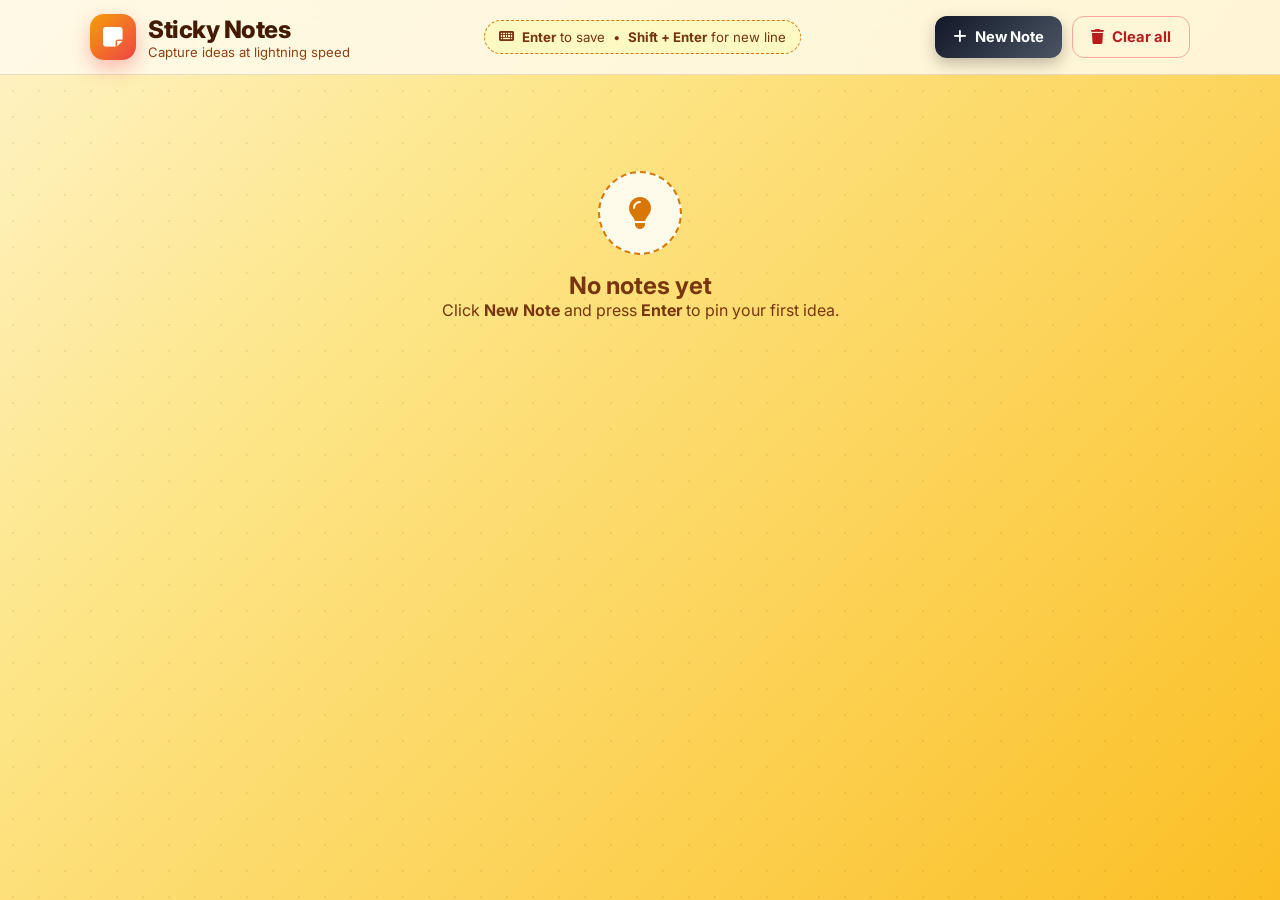
<file: Interactive Sticky Notes/index.html>
<!DOCTYPE html>
<html lang="en">
<head>
<meta charset="UTF-8" />
<meta name="viewport" content="width=device-width, initial-scale=1.0" />
<link rel="stylesheet" href="https://cdnjs.cloudflare.com/ajax/libs/font-awesome/6.5.2/css/all.min.css">
<link rel="stylesheet" href="style.css">
<title>Sticky Notes</title>
</head>
<body>
<header class="topbar">
<div class="container nav">
<div class="brand">
<span class="logo"><i class="fas fa-sticky-note"></i></span>
<div><h1>Sticky Notes</h1><p class="tagline">Capture ideas at lightning speed</p></div>
</div>
<div class="hint"><i class="fas fa-keyboard"></i><span><b>Enter</b> to save &nbsp;•&nbsp; <b>Shift + Enter</b> for new line</span></div>
<div class="actions">
<button id="btn" class="btn primary"><i class="fas fa-plus"></i> New Note</button>
<button id="clearBtn" class="btn danger-ghost"><i class="fas fa-trash"></i> Clear all</button>
</div>
</div>
</header>
<main class="container">
<div id="empty" class="empty hidden">
<div class="empty-art"><i class="fas fa-lightbulb"></i></div>
<h2>No notes yet</h2><p>Click <b>New Note</b> and press <b>Enter</b> to pin your first idea.</p>
</div>
<div class="notes" id="notes"></div>
</main>
<div class="overlay hidden" id="overlay">
<div class="modal" role="dialog" aria-modal="true" aria-label="Create note">
<div class="modal-head"><h2><i class="fas fa-pen"></i> New note</h2><button class="icon-btn" id="closeBtn" aria-label="Close">✕</button></div>
<textarea id="user-input" placeholder="Write something brilliant..." rows="6" maxlength="280"></textarea>
<div class="modal-foot"><span class="count"><span id="charCount">0</span>/280</span>
<div><button class="btn ghost" id="cancelBtn">Cancel</button><button class="btn primary" id="addBtn"><i class="fas fa-check"></i> Add Note</button></div>
</div>
</div>
</div>
<script src="script.js"></script>
</body>
</html>
</file>
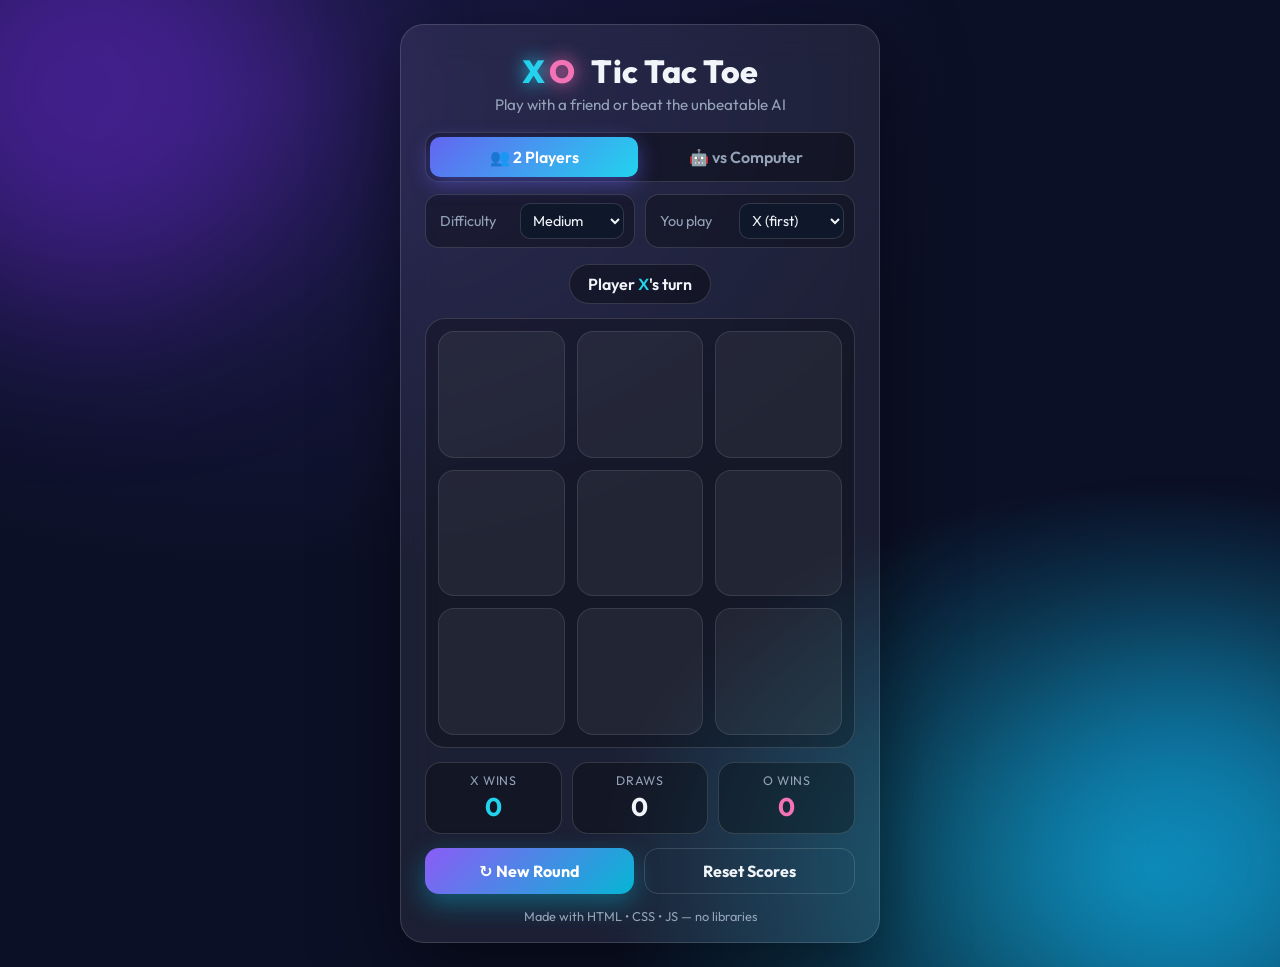
<file: Tic Tac Toe/index.html>
<!DOCTYPE html>
<html lang="en">
<head>
  <meta charset="UTF-8" />
  <meta name="viewport" content="width=device-width, initial-scale=1.0" />
  <title>Tic Tac Toe — Neon</title>
  <link rel="stylesheet" href="style.css" />
</head>
<body>
  <canvas id="confetti"></canvas>

  <div class="bg-orb orb1"></div>
  <div class="bg-orb orb2"></div>

  <main class="card">
    <header>
      <h1><span class="x-neon">X</span><span class="o-neon">O</span> Tic Tac Toe</h1>
      <p class="subtitle">Play with a friend or beat the unbeatable AI</p>
    </header>

    <div class="controls">
      <div class="segmented" role="tablist" aria-label="Game mode">
        <button id="mode-2p" class="active">👥 2 Players</button>
        <button id="mode-ai">🤖 vs Computer</button>
      </div>

      <div class="row">
        <label class="pill">
          Difficulty
          <select id="difficulty">
            <option value="easy">Easy</option>
            <option value="medium" selected>Medium</option>
            <option value="impossible">Impossible</option>
          </select>
        </label>

        <label class="pill">
          You play
          <select id="humanSymbol">
            <option value="X" selected>X (first)</option>
            <option value="O">O (second)</option>
          </select>
        </label>
      </div>
    </div>

    <div id="status" class="status">Player <span class="x">X</span>'s turn</div>

    <div id="board" class="board" aria-label="Tic tac toe board">
      <button class="cell" data-i="0"></button>
      <button class="cell" data-i="1"></button>
      <button class="cell" data-i="2"></button>
      <button class="cell" data-i="3"></button>
      <button class="cell" data-i="4"></button>
      <button class="cell" data-i="5"></button>
      <button class="cell" data-i="6"></button>
      <button class="cell" data-i="7"></button>
      <button class="cell" data-i="8"></button>
      <div id="winLine" class="win-line hidden"></div>
    </div>

    <div class="scoreboard">
      <div class="score x-score"><span>X wins</span><strong id="scoreX">0</strong></div>
      <div class="score draw-score"><span>Draws</span><strong id="scoreD">0</strong></div>
      <div class="score o-score"><span>O wins</span><strong id="scoreO">0</strong></div>
    </div>

    <div class="actions">
      <button id="newRound" class="btn primary">↻ New Round</button>
      <button id="resetScores" class="btn ghost">Reset Scores</button>
    </div>

    <footer>Made with HTML • CSS • JS — no libraries</footer>
  </main>

  <script src="script.js"></script>
</body>
</html>
</file>
<file: Interactive Sticky Notes/style.css>
@import url('https://fonts.googleapis.com/css2?family=Caveat:wght@600;700&family=Inter:wght@400;600;800&display=swap');
*{margin:0;padding:0;box-sizing:border-box}
body{font-family:'Inter',system-ui,sans-serif;min-height:100vh;color:#1e293b;background:linear-gradient(135deg,#fef3c7,#fde68a 30%,#fbbf24 100%);background-attachment:fixed}
body::before{content:'';position:fixed;inset:0;pointer-events:none;opacity:.5;background-image:radial-gradient(rgba(120,53,15,.18) 1.5px,transparent 1.5px);background-size:26px 26px}
.topbar{position:sticky;top:0;z-index:20;background:rgba(255,251,235,.85);backdrop-filter:blur(12px);border-bottom:1px solid rgba(120,53,15,.15)}
.container{width:min(1100px,94%);margin:auto;position:relative}
.nav{display:flex;align-items:center;justify-content:space-between;gap:14px;padding:14px 0;flex-wrap:wrap}
.brand{display:flex;align-items:center;gap:12px}
.logo{width:46px;height:46px;display:grid;place-items:center;border-radius:14px;background:linear-gradient(135deg,#f59e0b,#ef4444);color:#fff;font-size:1.4rem;box-shadow:0 8px 20px rgba(239,68,68,.35)}
.brand h1{font-size:1.5rem;font-weight:800;letter-spacing:-.5px;color:#451a03}
.tagline{font-size:.82rem;color:#92400e}
.hint{display:flex;align-items:center;gap:8px;font-size:.83rem;color:#78350f;background:#fef9c3;border:1px dashed #d97706;padding:8px 14px;border-radius:999px}
.actions{display:flex;gap:10px}
.btn{border:0;cursor:pointer;font:inherit;font-weight:700;padding:11px 18px;border-radius:12px;transition:.2s;display:inline-flex;align-items:center;gap:8px;font-size:.92rem}
.btn.primary{background:linear-gradient(135deg,#111827,#4b5563);color:#fff;box-shadow:0 6px 16px rgba(0,0,0,.25)}
.btn.primary:hover{transform:translateY(-2px);box-shadow:0 10px 24px rgba(0,0,0,.3)}
.btn.ghost{background:#f1f5f9;color:#334155}
.btn.danger-ghost{background:transparent;color:#b91c1c;border:1.5px solid #fca5a5}
.btn.danger-ghost:hover{background:#fee2e2}
.btn:active{transform:translateY(1px)}
main.container{padding:26px 0 60px}
.notes{display:grid;grid-template-columns:repeat(auto-fill,minmax(230px,1fr));gap:22px}
.note{position:relative;min-height:230px;padding:44px 18px 18px;font-family:'Caveat',cursive;font-size:1.55rem;line-height:1.3;color:#1c1917;border-radius:4px 4px 18px 4px;white-space:pre-wrap;overflow-wrap:anywhere;box-shadow:0 12px 24px rgba(0,0,0,.22);transition:transform .25s,box-shadow .25s;animation:pop .35s ease}
.note:hover{transform:scale(1.04) rotate(0deg)!important;box-shadow:0 18px 36px rgba(0,0,0,.3);z-index:2}
.note::before{content:'';position:absolute;top:-12px;left:50%;transform:translateX(-50%) rotate(-3deg);width:90px;height:26px;background:rgba(255,255,255,.55);border:1px solid rgba(0,0,0,.08);box-shadow:0 2px 6px rgba(0,0,0,.15)}
.note p{min-height:120px}
.note small{display:block;margin-top:10px;font-family:'Inter',sans-serif;font-size:.72rem;color:rgba(0,0,0,.5)}
.note .del{position:absolute;top:10px;right:10px;width:30px;height:30px;border-radius:50%;border:0;cursor:pointer;background:rgba(0,0,0,.55);color:#fff;font-size:.85rem;opacity:0;transition:.2s}
.note:hover .del,.note:focus-within .del{opacity:1}
.note .del:hover{background:#dc2626;transform:scale(1.1)}
@keyframes pop{from{transform:scale(.8);opacity:0}to{transform:scale(1);opacity:1}}
.empty{text-align:center;padding:70px 20px;color:#78350f}
.empty.hidden{display:none}
.empty-art{width:84px;height:84px;margin:0 auto 16px;display:grid;place-items:center;font-size:2rem;border-radius:50%;background:#fffbeb;border:2px dashed #d97706;color:#d97706}
.overlay{position:fixed;inset:0;background:rgba(28,25,23,.55);backdrop-filter:blur(4px);display:grid;place-items:center;padding:18px;z-index:50}
.overlay.hidden{display:none}
.modal{width:min(480px,100%);background:#fffbeb;border-radius:20px;padding:22px;box-shadow:0 30px 80px rgba(0,0,0,.4);animation:pop .3s ease}
.modal-head{display:flex;align-items:center;justify-content:space-between;margin-bottom:12px;color:#451a03}
.modal-head h2{font-size:1.2rem}
.icon-btn{width:34px;height:34px;border-radius:50%;border:0;cursor:pointer;background:#fee2e2;color:#991b1b;font-size:1rem}
.modal textarea{width:100%;border-radius:14px;border:2px solid #fcd34d;background:#fff;padding:14px;font:inherit;font-size:1.05rem;outline:none;resize:vertical;min-height:130px;color:#1c1917}
.modal textarea:focus{border-color:#f59e0b;box-shadow:0 0 0 4px rgba(245,158,11,.2)}
.modal-foot{display:flex;align-items:center;justify-content:space-between;margin-top:12px;gap:10px;flex-wrap:wrap}
.count{font-size:.85rem;color:#92400e}
.modal-foot>div{display:flex;gap:10px}
@media(max-width:640px){.nav{flex-direction:column;text-align:center}.hint{order:3;width:100%;justify-content:center}.notes{grid-template-columns:1fr 1fr;gap:14px}.note{font-size:1.3rem;min-height:190px}}
@media(max-width:400px){.notes{grid-template-columns:1fr}}
</file>
<file: Tic Tac Toe/style.css>
@import url('https://fonts.googleapis.com/css2?family=Outfit:wght@400;600;800&display=swap');
*{margin:0;padding:0;box-sizing:border-box}
:root{--bg:#0b1026;--card:rgba(255,255,255,.07);--stroke:rgba(255,255,255,.14);--x:#22d3ee;--o:#f472b6;--text:#f1f5f9;--muted:#94a3b8}
body{min-height:100vh;font-family:'Outfit',system-ui,sans-serif;background:radial-gradient(1200px 800px at 20% 10%,#1e1b4b 0%,transparent 60%),radial-gradient(1000px 700px at 90% 90%,#0e7490 0%,transparent 55%),var(--bg);color:var(--text);display:flex;align-items:center;justify-content:center;padding:24px 14px;overflow-x:hidden}
.bg-orb{position:fixed;border-radius:50%;filter:blur(90px);opacity:.5;z-index:0;pointer-events:none}
.orb1{width:420px;height:420px;background:#6d28d9;top:-120px;left:-120px;animation:float 9s ease-in-out infinite}
.orb2{width:380px;height:380px;background:#0ea5e9;bottom:-140px;right:-100px;animation:float 11s ease-in-out infinite reverse}
@keyframes float{0%,100%{transform:translateY(0) scale(1)}50%{transform:translateY(30px) scale(1.06)}}
#confetti{position:fixed;inset:0;pointer-events:none;z-index:50}
.card{position:relative;z-index:1;width:min(480px,100%);background:var(--card);border:1px solid var(--stroke);border-radius:24px;padding:26px 24px 18px;backdrop-filter:blur(18px);box-shadow:0 25px 80px rgba(0,0,0,.5);text-align:center}
header h1{font-size:2rem;font-weight:800;letter-spacing:.5px}
.x-neon{color:var(--x);text-shadow:0 0 18px var(--x);margin-right:2px}
.o-neon{color:var(--o);text-shadow:0 0 18px var(--o);margin:0 10px 0 2px}
.subtitle{color:var(--muted);margin-top:4px;font-size:.95rem}
.controls{margin-top:18px;display:grid;gap:12px}
.segmented{display:grid;grid-template-columns:1fr 1fr;background:rgba(0,0,0,.35);border:1px solid var(--stroke);border-radius:14px;padding:4px;gap:4px}
.segmented button{border:0;cursor:pointer;padding:10px;border-radius:10px;font:inherit;font-weight:600;color:var(--muted);background:transparent;transition:.25s}
.segmented button.active{background:linear-gradient(135deg,#6366f1,#22d3ee);color:#fff;box-shadow:0 6px 20px rgba(99,102,241,.5)}
.row{display:grid;grid-template-columns:1fr 1fr;gap:10px}
.pill{display:flex;align-items:center;justify-content:space-between;gap:8px;background:rgba(0,0,0,.3);border:1px solid var(--stroke);border-radius:14px;padding:8px 10px 8px 14px;font-size:.9rem;color:var(--muted)}
.pill select{background:#0f172a;color:var(--text);border:1px solid var(--stroke);border-radius:10px;padding:7px 8px;font:inherit;outline:none;cursor:pointer}
.status{margin:16px auto 14px;display:inline-block;padding:9px 18px;border-radius:999px;background:rgba(0,0,0,.35);border:1px solid var(--stroke);font-weight:600;min-height:40px}
.status .x{color:var(--x)}.status .o{color:var(--o)}
.status.win{border-color:#22c55e;box-shadow:0 0 20px rgba(34,197,94,.5);animation:pop .4s ease}
.status.draw{border-color:#f59e0b;box-shadow:0 0 20px rgba(245,158,11,.4)}
@keyframes pop{0%{transform:scale(.85)}60%{transform:scale(1.08)}100%{transform:scale(1)}}
.board{position:relative;display:grid;grid-template-columns:repeat(3,1fr);gap:12px;background:rgba(0,0,0,.25);border:1px solid var(--stroke);padding:12px;border-radius:20px}
.cell{aspect-ratio:1;font-size:clamp(2.4rem,12vw,3.4rem);font-weight:800;font-family:inherit;border-radius:16px;cursor:pointer;background:rgba(255,255,255,.06);border:1px solid rgba(255,255,255,.1);color:var(--text);transition:transform .15s,background .2s,box-shadow .2s;display:flex;align-items:center;justify-content:center;min-height:86px}
.cell:not(:disabled):hover{background:rgba(255,255,255,.12);transform:translateY(-2px) scale(1.02)}
.cell:disabled{cursor:default}
.cell.x{color:var(--x);text-shadow:0 0 16px var(--x);animation:mark .25s ease}
.cell.o{color:var(--o);text-shadow:0 0 16px var(--o);animation:mark .25s ease}
.cell.winner{background:rgba(34,197,94,.22)!important;border-color:#22c55e;box-shadow:0 0 22px rgba(34,197,94,.5)}
@keyframes mark{0%{transform:scale(.4);opacity:0}100%{transform:scale(1);opacity:1}}
.win-line{position:absolute;height:6px;border-radius:999px;background:linear-gradient(90deg,var(--x),var(--o));box-shadow:0 0 18px rgba(244,114,182,.8);transform-origin:left center;transition:all .45s cubic-bezier(.2,.9,.25,1.2)}
.hidden{opacity:0;scale:.5;pointer-events:none}
.scoreboard{display:grid;grid-template-columns:1fr 1fr 1fr;gap:10px;margin-top:14px}
.score{border-radius:16px;padding:10px 6px;border:1px solid var(--stroke);background:rgba(0,0,0,.3);display:grid;gap:2px}
.score span{font-size:.78rem;color:var(--muted);text-transform:uppercase;letter-spacing:.6px}
.score strong{font-size:1.6rem}
.x-score strong{color:var(--x)}.o-score strong{color:var(--o)}
.actions{display:flex;gap:10px;margin-top:14px}
.btn{flex:1;padding:12px;border-radius:14px;font:inherit;font-weight:700;cursor:pointer;border:1px solid var(--stroke);transition:.2s}
.btn.primary{background:linear-gradient(135deg,#8b5cf6,#06b6d4);color:#fff;border:0;box-shadow:0 10px 26px rgba(6,182,212,.4)}
.btn.primary:hover{transform:translateY(-2px);filter:brightness(1.08)}
.btn.ghost{background:transparent;color:var(--text)}
.btn.ghost:hover{background:rgba(255,255,255,.1)}
.btn:active{transform:translateY(1px)}
footer{margin-top:14px;color:var(--muted);font-size:.8rem}
@media(max-width:420px){.row{grid-template-columns:1fr}header h1{font-size:1.6rem}}
</file>
